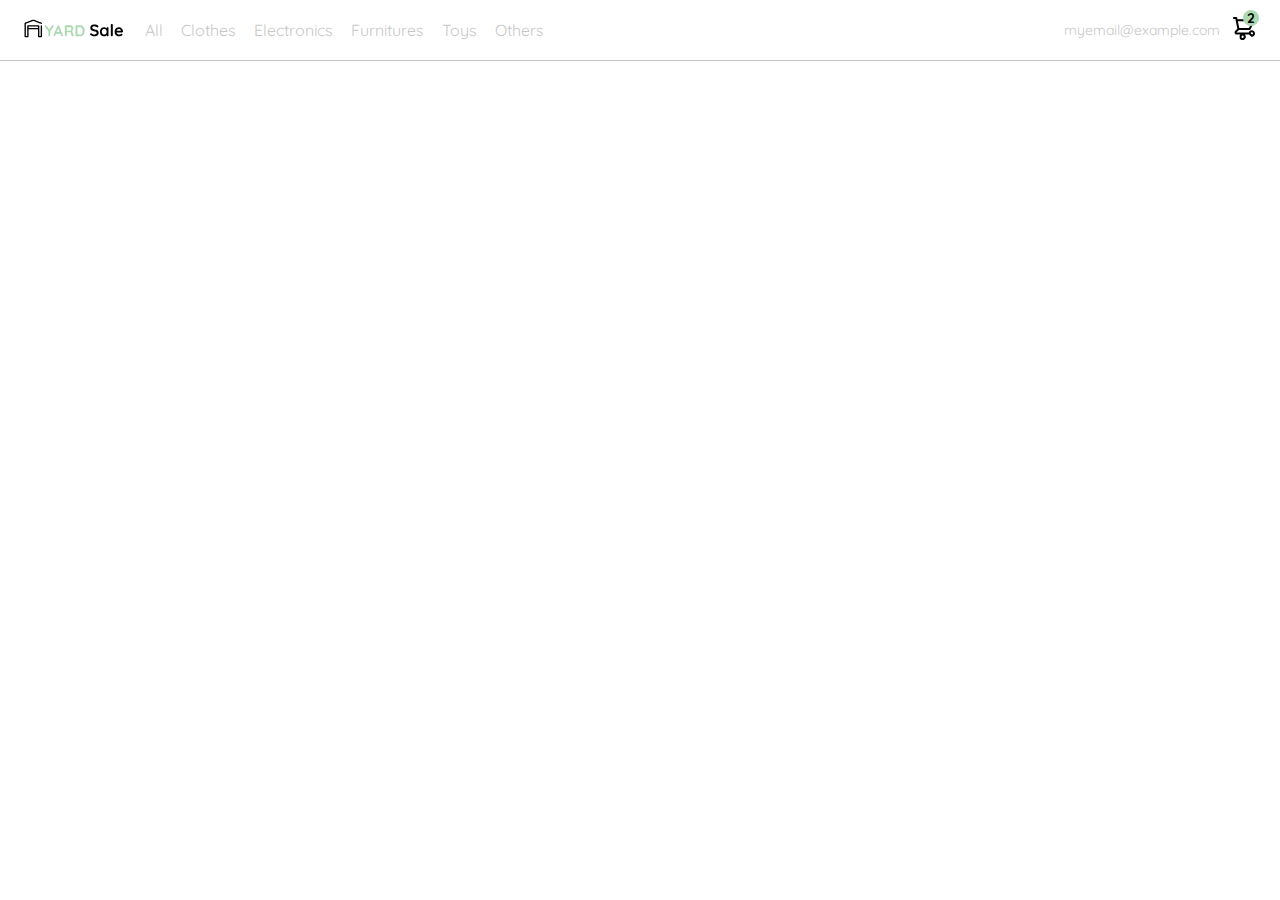
<file: index.html>
<!DOCTYPE html>
<html lang="en">
  <head>
    <meta charset="UTF-8" />
    <meta http-equiv="X-UA-Compatible" content="IE=edge" />
    <meta name="viewport" content="width=device-width, initial-scale=1.0" />
    <link rel="preconnect" href="https://fonts.googleapis.com" />
    <link rel="preconnect" href="https://fonts.gstatic.com" crossorigin />
    <link
      href="https://fonts.googleapis.com/css2?family=Quicksand:wght@300;500;700&family=Roboto:wght@900&display=swap"
      rel="stylesheet"
    />
    <link rel="stylesheet" href="lib/styles.css">
    <title>Mi Tienda Online</title>
  </head>
  <body>
    <nav>
      <img src="./icons/icon_menu.svg" alt="" class="menu" />

      <div class="navbar-left">
        <img src="./logos/logo_yard_sale.svg" alt="" class="logo" />
        <ul>
          <li>
            <a href="">All</a>
          </li>
          <li>
            <a href="">Clothes</a>
          </li>
          <li>
            <a href="">Electronics</a>
          </li>
          <li>
            <a href="">Furnitures</a>
          </li>
          <li>
            <a href="">Toys</a>
          </li>
          <li>
            <a href="">Others</a>
          </li>
        </ul>
      </div>
      <div class="navbar-right">
        <ul>
          <li class="navbar-email">myemail@example.com</li>
          <li class="navbar-shopping-cart">
            <img src="./icons/icon_shopping_cart.svg" alt="shopping cart" />
            <div>2</div>
          </li>
        </ul>
      </div>

      <div class="desktop-menu inactive">
        <ul>
          <li>
            <a href="/" class="title">My orders</a>
          </li>
  
          <li>
            <a href="/">My account</a>
          </li>
  
          <li>
            <a href="/">Sing out</a>
          </li>
        </ul>
      </div>
    </nav>
  </body>
</html>
</file>
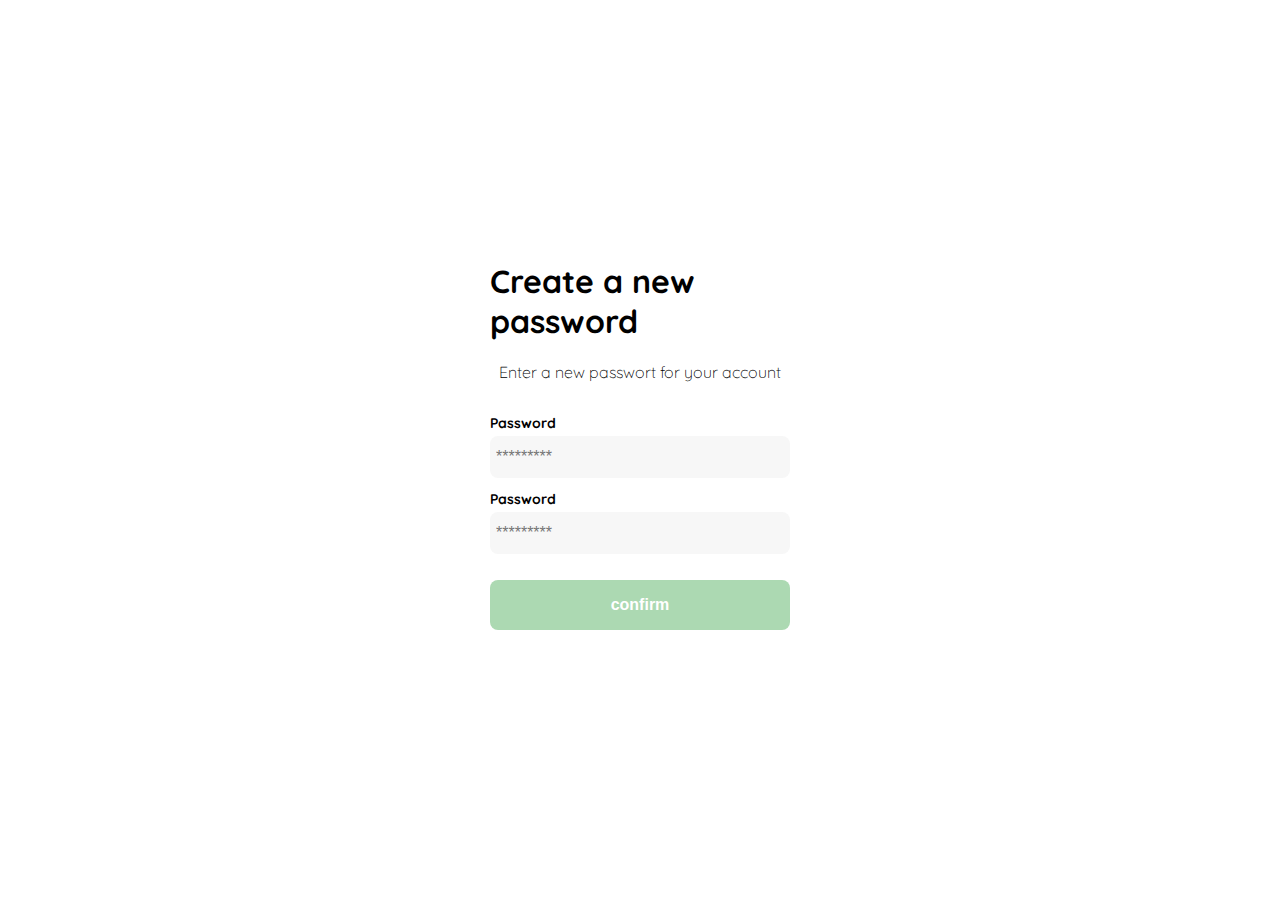
<file: clase1.html>
<!DOCTYPE html>
<html lang="en">
  <head>
    <meta charset="UTF-8" />
    <meta http-equiv="X-UA-Compatible" content="IE=edge" />
    <meta name="viewport" content="width=device-width, initial-scale=1.0" />
    <link rel="preconnect" href="https://fonts.googleapis.com" />
    <link rel="preconnect" href="https://fonts.gstatic.com" crossorigin />
    <link
      href="https://fonts.googleapis.com/css2?family=Quicksand:wght@300;500;700&family=Roboto:wght@900&display=swap"
      rel="stylesheet"
    />
    <title>Document</title>
    <style>
        :root {
        --white: #ffffff;
        --black: #000000;
        --dark: #232830;
        --very-light-pink: #c7c7c7;
        --tex-input-field: #f7f7f7;
        --hospital-green: #acd9b2;
        --sm: 14px;
        --md: 16px;
        --lg:18px;
      }
        body {
            margin: 0;
            font-family: "Quicksand", sans-serif;
        }
        .login {
            width: 100%;
            height: 100vh;
            display: grid;
            place-items: center;
        }
        .form-container {
            display: grid;
            grid-template-rows: auto 1fr auto;
            width: 300px;
        }
        .logo {
            width: 150px;
            margin-bottom: 48px;
            justify-self: center;
            display: none;
        }
        .title {
            font-size: var(--lg);
            margin-bottom: 12px;
            text-align: center;
        }
        .subtitle {
            caret-color: var(--very-light-pink);
            font-size: var(--md);
            font-weight: 300;
            margin-top: 0;
            margin-bottom: 32px;
            text-align: center;
        }
        .form {
            display: flex;
            flex-direction: column;
        }
        .label {
            font-size: var(--sm);
            font-weight: bold;
            margin-bottom: 4px;
        }
        .input {
            background-color: var(--tex-input-field);
            border: none;
            border-radius: 8px;
            height: 30px;
            font-size: var(--md);
            padding: 6px;
            margin-bottom: 12px;
        }
        .primary-button {
            background-color: var(--hospital-green);
            border-radius: 8px;
            border: none;
            color: var(--white);
            width: 100%;
            cursor: pointer;
            font-size: var(--md);
            font-weight: bold;
            height: 50px;
        }
        .login-button {
            margin-top: 14px;
            margin-bottom: 30px;
        }
        @media (max-width: 640px) {
            .logo {
                display: block;
            }
        }
    </style>
  </head>
  <body>
    <div class="login">
      <div class="form-container">
        <img src="./logos/favicon_yard_sale.svg" alt="logo" class="logo" />

        <h1 class="tittle">Create a new password</h1>
        <p class="subtitle">Enter a new passwort for your account</p>

        <form action="" class="form">
          <label for="password" class="label">Password</label>
          <input
            type="password"
            id="password"
            placeholder="*********"
            class="input input-password"
          />

          <label for="new-password" class="label">Password</label>
          <input
            type="password"
            id="new-password"
            placeholder="*********"
            class="input input-password"
          />

          <input
            type="submit"
            value="confirm"
            class="primary-button login-button"
          />
        </form>
      </div>
    </div>
  </body>
</html>
</file>
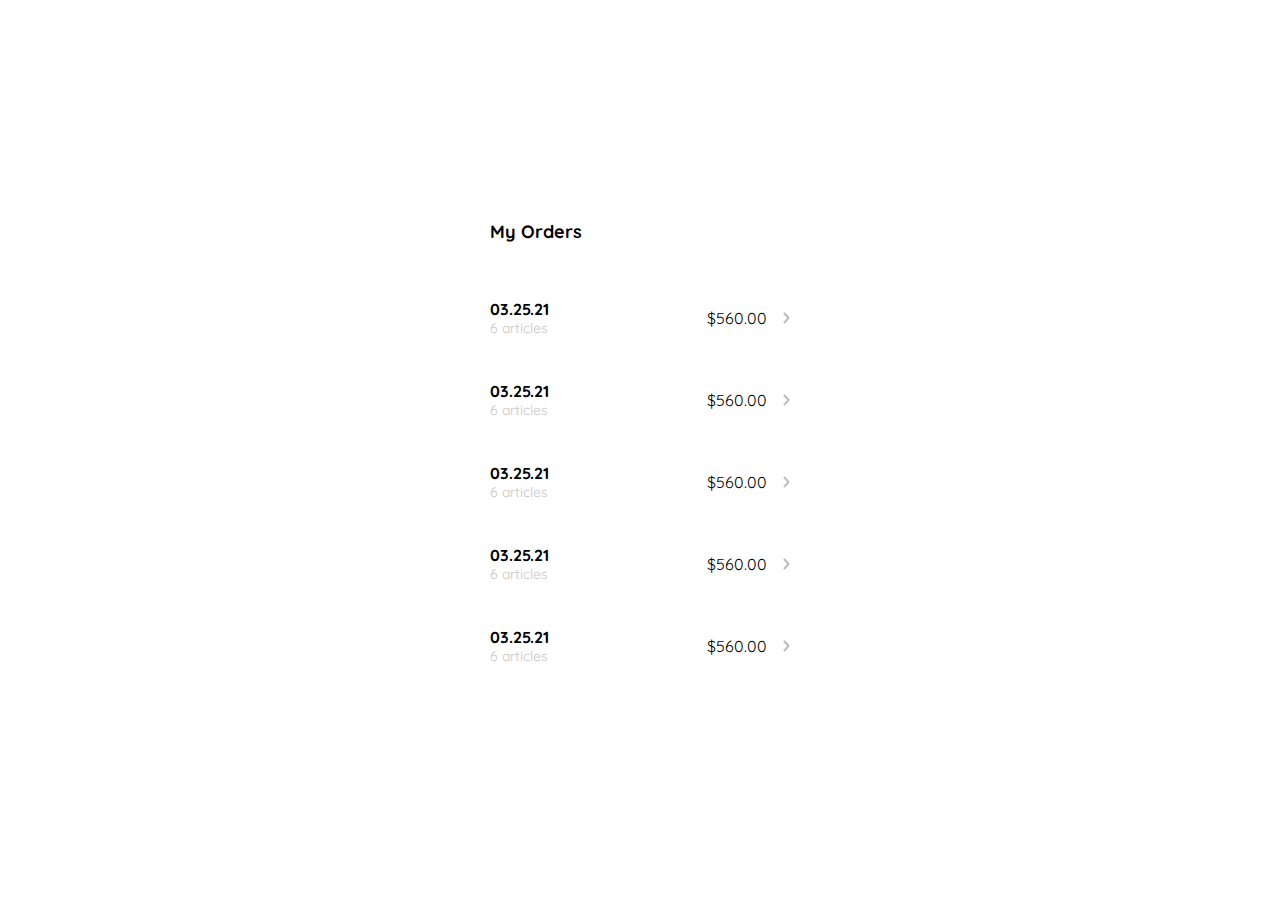
<file: clase10.html>
<!DOCTYPE html>
<html lang="en">
  <head>
    <meta charset="UTF-8" />
    <meta http-equiv="X-UA-Compatible" content="IE=edge" />
    <meta name="viewport" content="width=device-width, initial-scale=1.0" />
    <link rel="preconnect" href="https://fonts.googleapis.com" />
    <link rel="preconnect" href="https://fonts.gstatic.com" crossorigin />
    <link
      href="https://fonts.googleapis.com/css2?family=Quicksand:wght@300;500;700&family=Roboto:wght@900&display=swap"
      rel="stylesheet"
    />
    <title>Document</title>
    <style>
      :root {
        --white: #ffffff;
        --black: #000000;
        --dark: #232830;
        --very-light-pink: #c7c7c7;
        --tex-input-field: #f7f7f7;
        --hospital-green: #acd9b2;
        --sm: 14px;
        --md: 16px;
        --lg: 18px;
      }
      body {
        margin: 0;
        font-family: "Quicksand", sans-serif;
      }
      .my-order {
        width: 100%;
        height: 100vh;
        display: grid;
        place-items: center;
      }
      .title {
        font-size: var(--lg);
        margin-bottom: 40px;
      }
      .my-order-container {
        display: grid;
        grid-template-rows: auto 1fr auto;
        width: 300px;
      }
      .my-order.my-order-content {
        display: flex;
        flex-direction: column;
      }
      .order {
        display: grid;
        grid-template-columns:  auto 1fr auto;
        gap: 16px;
        align-items: center;
        margin-bottom: 12px;
      }
      .order p:nth-child(1) {
        display: flex;
        flex-direction: column;
      }
      .order p:nth-child(2) {
        text-align: end;
        font-weight: 700px;
        border-radius: 20px;
        object-fit: cover;
      }
      .order p span:nth-child(1) {
        font-size: var(--md);
        font-weight: bold;
      }
      .order p span:nth-child(2) {
        font-size: var(--sm);
        color: var(--very-light-pink);
      }

    </style>
  </head>
  <body>
    <div class="my-order">
      <div class="my-order-container">
        <h1 class="title">My Orders</h1>
        <div class="my-order-content">
          <div class="order">
            <p>
              <span>03.25.21</span>
              <span>6 articles</span>
            </p>
            <p>$560.00</p>
            <img src="./icons/flechita.svg" alt="arrow">
          </div>
          <div class="order">
            <p>
              <span>03.25.21</span>
              <span>6 articles</span>
            </p>
            <p>$560.00</p>
            <img src="./icons/flechita.svg" alt="arrow">
          </div>
          <div class="order">
            <p>
              <span>03.25.21</span>
              <span>6 articles</span>
            </p>
            <p>$560.00</p>
            <img src="./icons/flechita.svg" alt="arrow">
          </div>
          <div class="order">
            <p>
              <span>03.25.21</span>
              <span>6 articles</span>
            </p>
            <p>$560.00</p>
            <img src="./icons/flechita.svg" alt="arrow">
          </div>
          <div class="order">
            <p>
              <span>03.25.21</span>
              <span>6 articles</span>
            </p>
            <p>$560.00</p>
            <img src="./icons/flechita.svg" alt="arrow">
          </div>
        </div>
      </div>

    </div>
    <!--NOTA IMPORTANTE > Forma rapida de crear elementos >> div.my-order>div.my-order-container>div.my-order-content>div>p>span-->
  </body>
</html>
</file>
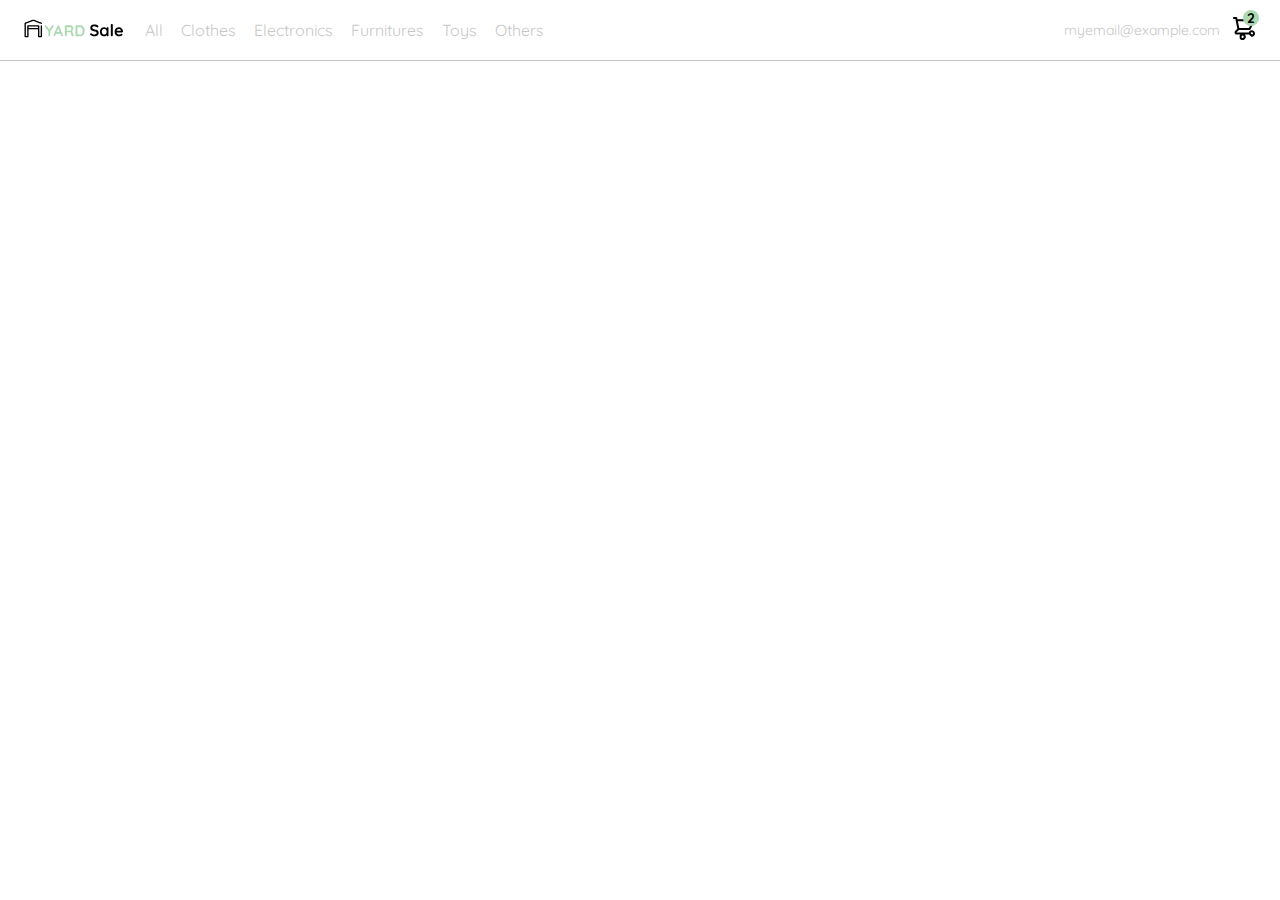
<file: clase11.html>
<!DOCTYPE html>
<html lang="en">
  <head>
    <meta charset="UTF-8" />
    <meta http-equiv="X-UA-Compatible" content="IE=edge" />
    <meta name="viewport" content="width=device-width, initial-scale=1.0" />
    <link rel="preconnect" href="https://fonts.googleapis.com" />
    <link rel="preconnect" href="https://fonts.gstatic.com" crossorigin />
    <link
      href="https://fonts.googleapis.com/css2?family=Quicksand:wght@300;500;700&family=Roboto:wght@900&display=swap"
      rel="stylesheet"
    />
    <title>Document</title>
    <style>
      :root {
        --white: #ffffff;
        --black: #000000;
        --dark: #232830;
        --very-light-pink: #c7c7c7;
        --tex-input-field: #f7f7f7;
        --hospital-green: #acd9b2;
        --sm: 14px;
        --md: 16px;
        --lg: 18px;
      }
      body {
        margin: 0;
        font-family: "Quicksand", sans-serif;
      }
      nav {
        display: flex;
        justify-content: space-between;
        padding: 0 24px;
        border-bottom: 1px solid var(--very-light-pink);
      }
      .menu {
        display: none;
      }
      .logo {
        width: 100px;
      }
      .navbar-left ul,
      .navbar-right ul {
        list-style: none;
        padding: 0;
        margin: 0;
        display: flex;
        align-items: center;
        height: 60px;
      }
      .navbar-left {
        display: flex;
      }
      .navbar-left ul {
        margin-left: 12px;
      }
      .navbar-left ul li a,
      .navbar-right ul li a {
        text-decoration: none;
        color: var(--very-light-pink);
        border: 1px solid var(--white);
        padding: 8px;
        border-radius: 8px;
      }
      .navbar-left ul li a:hover,
      .navbar-right ul li a:hover {
        border: 1px solid var(--hospital-green);
        color: var(--hospital-green);
      }
      .navbar-email {
        color: var(--very-light-pink);
        font-size: var(--sm);
        margin-right: 12px;
      }
      .navbar-shopping-cart {
        position: relative;
      }
      .navbar-shopping-cart div {
        width: 16px;
        height: 16px;
        background-color: var(--hospital-green);
        border-radius: 50%;
        font-size: var(--sm);
        font-weight: bold;
        position: absolute;
        top: -6px;
        right: -3px;
        display: flex;
        justify-content: center;
        align-items: center;
      }
      @media (max-width: 640px) {
        .menu {
            display: block;
        }
        .navbar-left ul {
            display: none;
        }
        .navbar-email {
            display: none;
        }
      }
    </style>
  </head>
  <body>
    <nav>
      <img src="./icons/icon_menu.svg" alt="" class="menu" />
      <div class="navbar-left">
        <img src="./logos/logo_yard_sale.svg" alt="" class="logo" />
        <ul>
          <li>
            <a href="">All</a>
          </li>
          <li>
            <a href="">Clothes</a>
          </li>
          <li>
            <a href="">Electronics</a>
          </li>
          <li>
            <a href="">Furnitures</a>
          </li>
          <li>
            <a href="">Toys</a>
          </li>
          <li>
            <a href="">Others</a>
          </li>
        </ul>
      </div>
      <div class="navbar-right">
        <ul>
          <li class="navbar-email">myemail@example.com</li>
          <li class="navbar-shopping-cart">
            <img src="./icons/icon_shopping_cart.svg" alt="shopping cart" />
            <div>2</div>
          </li>
        </ul>
      </div>
    </nav>
  </body>
</html>
</file>
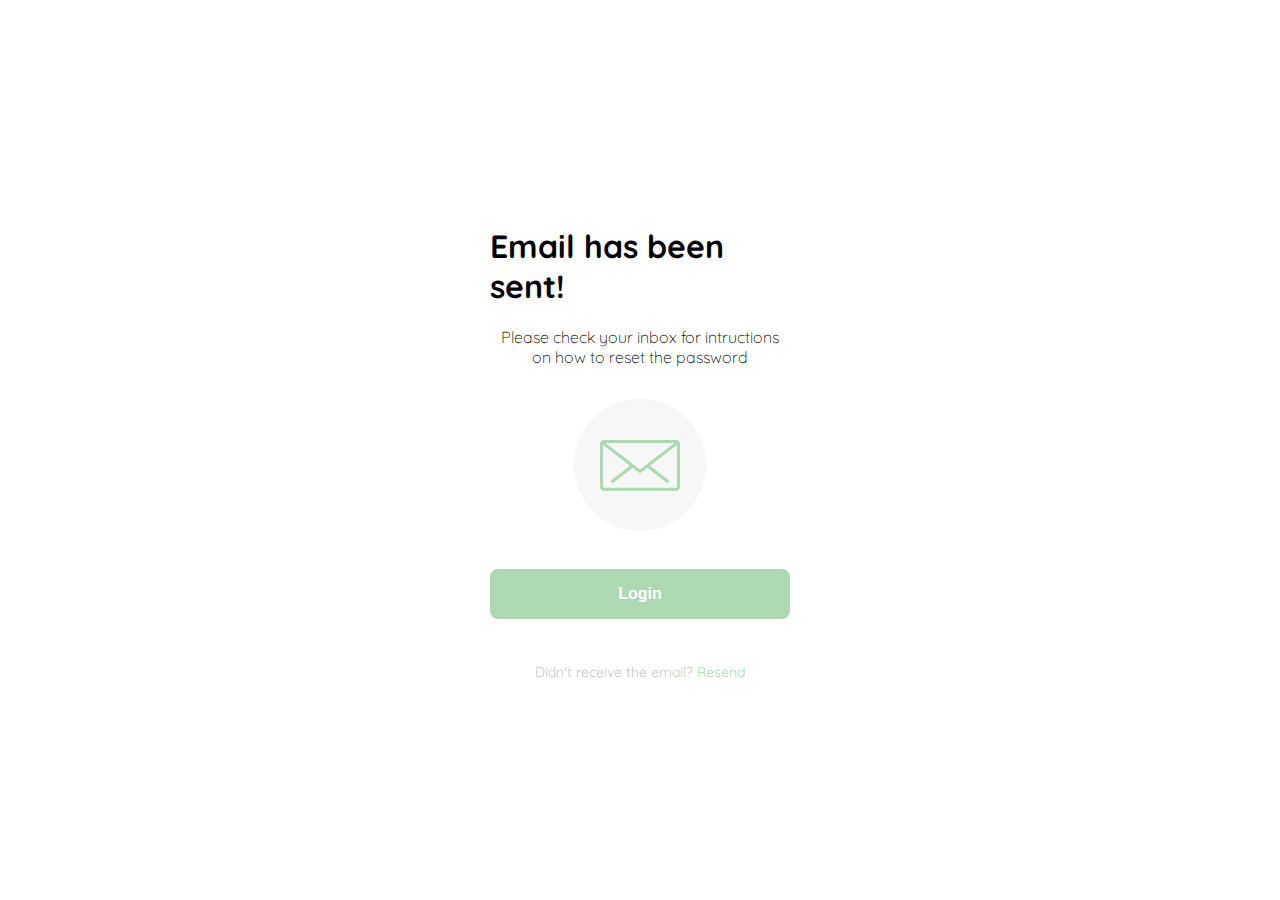
<file: clase2.html>
<!DOCTYPE html>
<html lang="en">
  <head>
    <meta charset="UTF-8" />
    <meta http-equiv="X-UA-Compatible" content="IE=edge" />
    <meta name="viewport" content="width=device-width, initial-scale=1.0" />
    <link rel="preconnect" href="https://fonts.googleapis.com" />
    <link rel="preconnect" href="https://fonts.gstatic.com" crossorigin />
    <link
      href="https://fonts.googleapis.com/css2?family=Quicksand:wght@300;500;700&family=Roboto:wght@900&display=swap"
      rel="stylesheet"
    />
    <title>Document</title>
    <style>
        :root {
        --white: #ffffff;
        --black: #000000;
        --dark: #232830;
        --very-light-pink: #c7c7c7;
        --tex-input-field: #f7f7f7;
        --hospital-green: #acd9b2;
        --sm: 14px;
        --md: 16px;
        --lg:18px;
      }
        body {
            margin: 0;
            font-family: "Quicksand", sans-serif;
        }
        .login {
            width: 100%;
            height: 100vh;
            display: grid;
            place-items: center;
        }
        .form-container {
            display: grid;
            grid-template-rows: auto 1fr auto;
            width: 300px;
            justify-items: center;
        }
        .logo {
            width: 150px;
            margin-bottom: 48px;
            justify-self: center;
            display: none;
        }
        .title {
            font-size: var(--lg);
            margin-bottom: 12px;
            text-align: center;
        }
        .subtitle {
            caret-color: var(--very-light-pink);
            font-size: var(--md);
            font-weight: 300;
            margin-top: 0;
            margin-bottom: 32px;
            text-align: center;
        }
        .email-image {
            width: 132px;
            height: 132px;
            border-radius: 50%;
            background-color: var(--tex-input-field);
            display: flex;
            justify-content: center;
            align-items: center;
            margin-bottom: 24px;
        }
        .email-image img {
            width: 80px;
        }
        .resend {
            font-size: var(--sm);
        }
        .resend span {
            color: var(--very-light-pink);
        }
        .resend a {
            color: var(--hospital-green);
            text-decoration: none;
        }
        .primary-button {
            background-color: var(--hospital-green);
            border-radius: 8px;
            border: none;
            color: var(--white);
            width: 100%;
            cursor: pointer;
            font-size: var(--md);
            font-weight: bold;
            height: 50px;
        }
        .login-button {
            margin-top: 14px;
            margin-bottom: 30px;
        }
        @media (max-width: 640px) {
            .logo {
                display: block;
            }
        }
    </style>
  </head>
  <body>
    <div class="login">
      <div class="form-container">
        <img src="./logos/favicon_yard_sale.svg" alt="logo" class="logo" />

        <h1 class="tittle">Email has been sent!</h1>
        <p class="subtitle">Please check your inbox for intructions on how to reset the password</p>
        <div class="email-image">
            <img src="./icons/email.svg" alt="email">
        </div>
        <button class="primary-button login-button">Login</button>
        <p class="resend">
            <span>Didn't receive the email?</span>
            <a href="/">Resend</a>
        </p>
      </div>
    </div>
  </body>
</html>
</file>
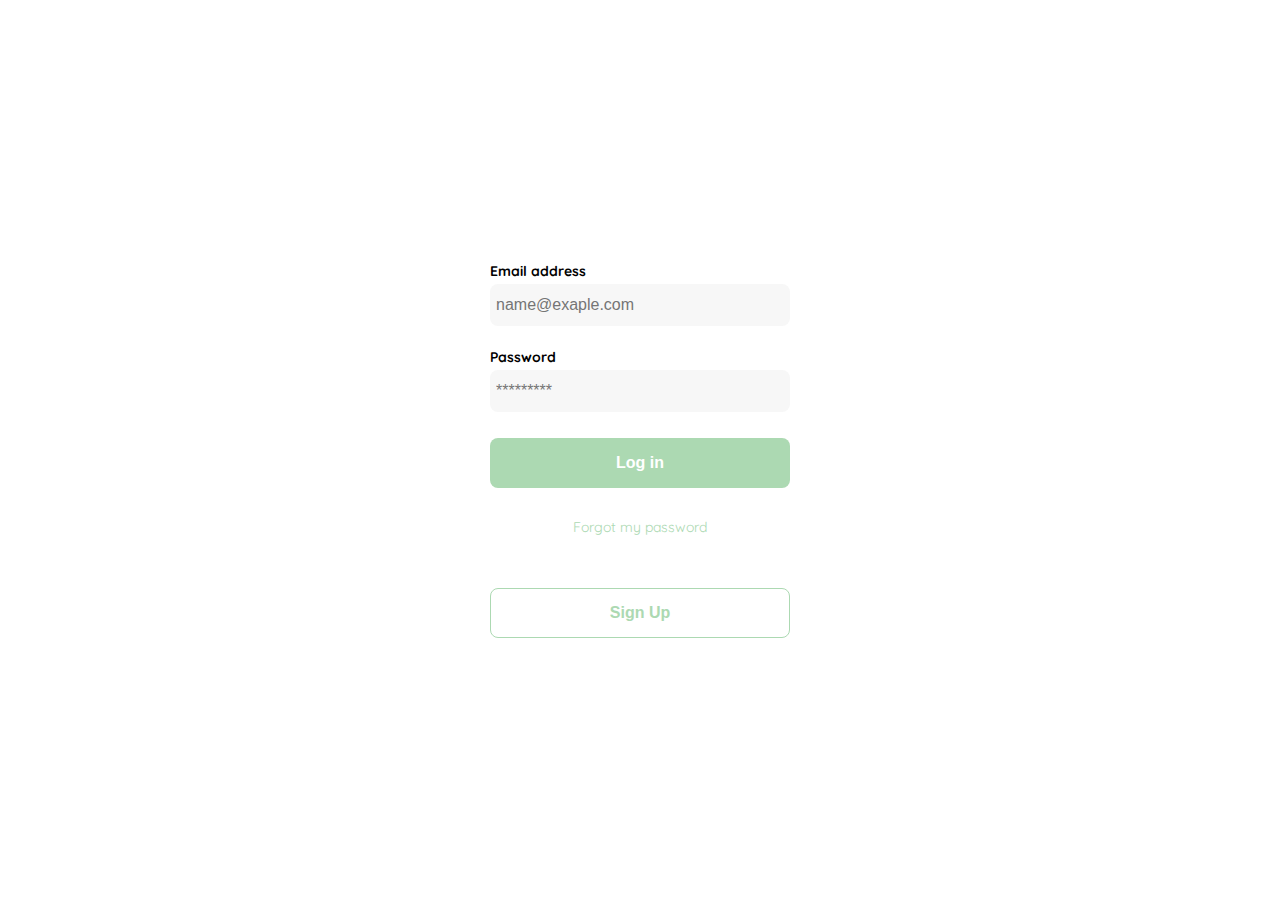
<file: clase3.html>
<!DOCTYPE html>
<html lang="en">
  <head>
    <meta charset="UTF-8" />
    <meta http-equiv="X-UA-Compatible" content="IE=edge" />
    <meta name="viewport" content="width=device-width, initial-scale=1.0" />
    <link rel="preconnect" href="https://fonts.googleapis.com" />
    <link rel="preconnect" href="https://fonts.gstatic.com" crossorigin />
    <link
      href="https://fonts.googleapis.com/css2?family=Quicksand:wght@300;500;700&family=Roboto:wght@900&display=swap"
      rel="stylesheet"
    />
    <title>Document</title>
    <style>
      :root {
        --white: #ffffff;
        --black: #000000;
        --dark: #232830;
        --very-light-pink: #c7c7c7;
        --tex-input-field: #f7f7f7;
        --hospital-green: #acd9b2;
        --sm: 14px;
        --md: 16px;
        --lg: 18px;
      }
      body {
        margin: 0;
        font-family: "Quicksand", sans-serif;
      }
      .login {
        width: 100%;
        height: 100vh;
        display: grid;
        place-items: center;
      }
      .form-container {
        display: grid;
        grid-template-rows: auto 1fr auto;
        width: 300px;
      }
      .logo {
        width: 150px;
        margin-bottom: 48px;
        justify-self: center;
        display: none;
      }
      .form {
        display: flex;
        flex-direction: column;
      }
      .form a {
        color: var(--hospital-green);
        font-size: var(--sm);
        text-align: center;
        text-decoration: none;
        margin-bottom: 52px;
      }
      .label {
        font-size: var(--sm);
        font-weight: bold;
        margin-bottom: 4px;
      }
      .input {
        background-color: var(--tex-input-field);
        border: none;
        border-radius: 8px;
        height: 30px;
        font-size: var(--md);
        padding: 6px;
        margin-bottom: 12px;
      }
      .input-email {
        margin-bottom: 22px;
      }
      .primary-button {
        background-color: var(--hospital-green);
        border-radius: 8px;
        border: none;
        color: var(--white);
        width: 100%;
        cursor: pointer;
        font-size: var(--md);
        font-weight: bold;
        height: 50px;
      }
      .secondary-button {
        background-color: var(--white);
        border-radius: 8px;
        border: 1px solid var(--hospital-green);
        color: var(--hospital-green);
        width: 100%;
        cursor: pointer;
        font-size: var(--md);
        font-weight: bold;
        height: 50px;
      }
      .login-button {
        margin-top: 14px;
        margin-bottom: 30px;
      }
      @media (max-width: 640px) {
        .logo {
          display: block;
        }
        .secondary-button {
            width: 300px;
            position: absolute;
            bottom: 0;
            margin-bottom: 24px;
        }
      }
    </style>
  </head>
  <body>
    <div class="login">
      <div class="form-container">
        <img src="./logos/logo_yard_sale.svg" alt="logo" class="logo" />

        <form action="" class="form">
          <label for="email" class="label">Email address</label>
          <input
            type="text"
            id="email"
            placeholder="name@exaple.com"
            class="input input-email"
          />

          <label for="password" class="label">Password</label>
          <input
            type="password"
            id="new-password"
            placeholder="*********"
            class="input input-password"
          />

          <input
            type="submit"
            value="Log in"
            class="primary-button login-button"
          />
          <a href="/">Forgot my password</a>
        </form>
        <button class="secondary-button Signup-button">Sign Up</button>
      </div>
    </div>
  </body>
</html>
</file>
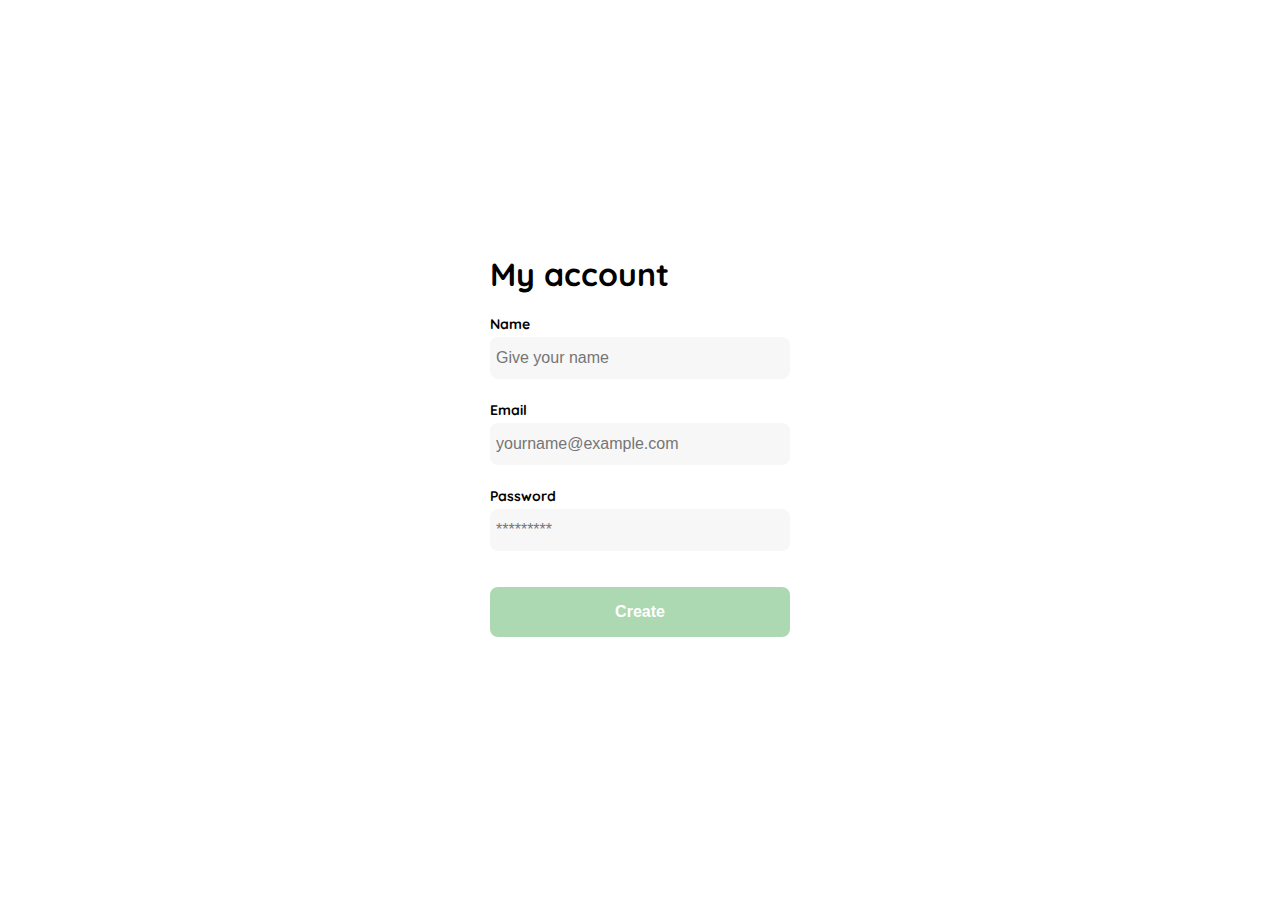
<file: clase4.html>
<!DOCTYPE html>
<html lang="en">
  <head>
    <meta charset="UTF-8" />
    <meta http-equiv="X-UA-Compatible" content="IE=edge" />
    <meta name="viewport" content="width=device-width, initial-scale=1.0" />
    <link rel="preconnect" href="https://fonts.googleapis.com" />
    <link rel="preconnect" href="https://fonts.gstatic.com" crossorigin />
    <link
      href="https://fonts.googleapis.com/css2?family=Quicksand:wght@300;500;700&family=Roboto:wght@900&display=swap"
      rel="stylesheet"
    />
    <title>Document</title>
    <style>
      :root {
        --white: #ffffff;
        --black: #000000;
        --dark: #232830;
        --very-light-pink: #c7c7c7;
        --tex-input-field: #f7f7f7;
        --hospital-green: #acd9b2;
        --sm: 14px;
        --md: 16px;
        --lg: 18px;
      }
      body {
        margin: 0;
        font-family: "Quicksand", sans-serif;
      }
      .login {
        width: 100%;
        height: 100vh;
        display: grid;
        place-items: center;
      }
      .form-container {
        display: grid;
        grid-template-rows: auto 1fr auto;
        width: 300px;
      }
      .logo {
        width: 150px;
        margin-bottom: 48px;
        justify-self: center;
        display: none;
      }
      .title {
        font-size: var(--lg);
        margin-bottom: 36px;
        text-align: start;
      }
      .form {
        display: flex;
        flex-direction: column;
      }
      .form div {
        display: flex;
        flex-direction: column;
      }
      .label {
        font-size: var(--sm);
        font-weight: bold;
        margin-bottom: 4px;
      }
      .input {
        background-color: var(--tex-input-field);
        border: none;
        border-radius: 8px;
        height: 30px;
        font-size: var(--md);
        padding: 6px;
        margin-bottom: 12px;
      }
      .input-name,
      .input-email,
      .input-password {
        margin-bottom: 22px;
      }
      .primary-button {
        background-color: var(--hospital-green);
        border-radius: 8px;
        border: none;
        color: var(--white);
        width: 100%;
        cursor: pointer;
        font-size: var(--md);
        font-weight: bold;
        height: 50px;
      }
      .login-button {
        margin-top: 14px;
        margin-bottom: 30px;
      }
      @media (max-width: 640px) {
        .form-container {
            height: 100%;
        }
        .form {
            height: 100%;
            justify-content: space-between;
        }

      }
    </style>
  </head>
  <body>
    <div class="login">
      <div class="form-container">
        <h1 class="tittle">My account</h1>

        <form action="" class="form">
          <div>
            <label for="name" class="label">Name</label>
            <input
              type="text"
              id="name"
              placeholder="Give your name"
              class="input input-name"
            />

            <label for="email" class="label">Email</label>
            <input
              type="text"
              id="email"
              placeholder="yourname@example.com"
              class="input input-email"
            />

            <label for="password" class="label">Password</label>
            <input
              type="password"
              id="password"
              placeholder="*********"
              class="input input-password"
            />
          </div>

          <input
            type="submit"
            value="Create"
            class="primary-button login-button"
          />
        </form>
      </div>
    </div>
  </body>
</html>
</file>
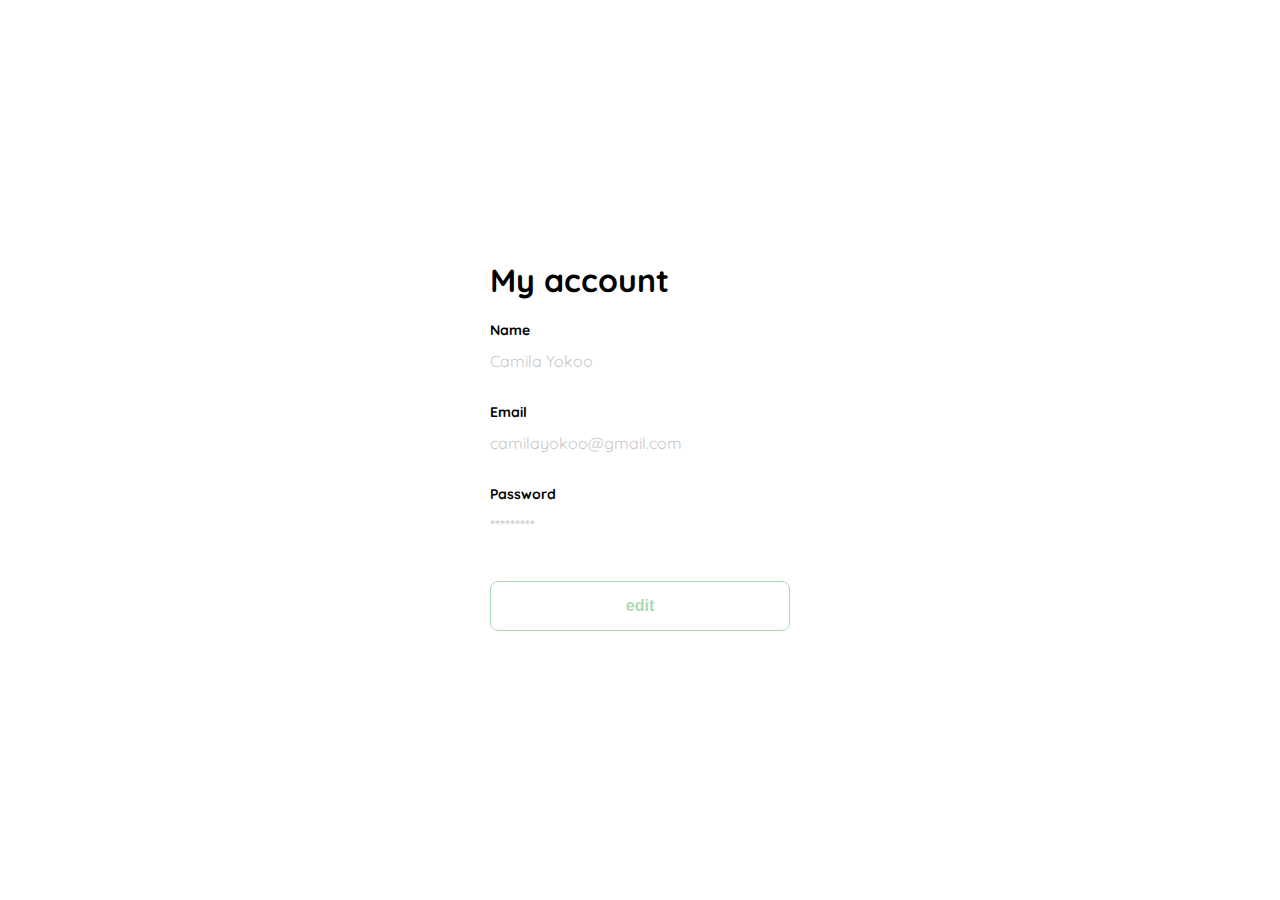
<file: clase5.html>
<!DOCTYPE html>
<html lang="en">
  <head>
    <meta charset="UTF-8" />
    <meta http-equiv="X-UA-Compatible" content="IE=edge" />
    <meta name="viewport" content="width=device-width, initial-scale=1.0" />
    <link rel="preconnect" href="https://fonts.googleapis.com" />
    <link rel="preconnect" href="https://fonts.gstatic.com" crossorigin />
    <link
      href="https://fonts.googleapis.com/css2?family=Quicksand:wght@300;500;700&family=Roboto:wght@900&display=swap"
      rel="stylesheet"
    />
    <title>Document</title>
    <style>
      :root {
        --white: #ffffff;
        --black: #000000;
        --dark: #232830;
        --very-light-pink: #c7c7c7;
        --tex-input-field: #f7f7f7;
        --hospital-green: #acd9b2;
        --sm: 14px;
        --md: 16px;
        --lg: 18px;
      }
      body {
        margin: 0;
        font-family: "Quicksand", sans-serif;
      }
      .login {
        width: 100%;
        height: 100vh;
        display: grid;
        place-items: center;
      }
      .form-container {
        display: grid;
        grid-template-rows: auto 1fr auto;
        width: 300px;
      }
      .logo {
        width: 150px;
        margin-bottom: 48px;
        justify-self: center;
        display: none;
      }
      .title {
        font-size: var(--lg);
        margin-bottom: 36px;
        text-align: start;
      }
      .form {
        display: flex;
        flex-direction: column;
      }
      .form div {
        display: flex;
        flex-direction: column;
      }
      .label {
        font-size: var(--sm);
        font-weight: bold;
        margin-bottom: 4px;
      }
      .input {
        background-color: var(--tex-input-field);
        border: none;
        border-radius: 8px;
        height: 30px;
        font-size: var(--md);
        padding: 6px;
        margin-bottom: 12px;
      }
      .value {
        color: var(--very-light-pink);
        font-size: var(--md);
        margin: 8px 0 32px 0;
      }
      .secondary-button {
        background-color: var(--white);
        border-radius: 8px;
        border: 1px solid var(--hospital-green);
        color: var(--hospital-green);
        width: 100%;
        cursor: pointer;
        font-size: var(--md);
        font-weight: bold;
        height: 50px;
      }
      .login-button {
        margin-top: 14px;
        margin-bottom: 30px;
      }
      @media (max-width: 640px) {
        .form-container {
            height: 100%;
        }
        .form {
            height: 100%;
            justify-content: space-between;
        }

      }
    </style>
  </head>
  <body>
    <div class="login">
      <div class="form-container">
        <h1 class="tittle">My account</h1>

        <form action="" class="form">
          <div>
            <label for="name" class="label">Name</label>
            <p class="value">Camila Yokoo</p>

            <label for="email" class="label">Email</label>
            <p class="value">camilayokoo@gmail.com</p>


            <label for="password" class="label">Password</label>
            <p class="value">*********</p>

          </div>

          <input
            type="submit"
            value="edit"
            class="secondary-button login-button"
          />
        </form>
      </div>
    </div>
  </body>
</html>
</file>
<file: lib/styles.css>
:root {
    --white: #ffffff;
    --black: #000000;
    --dark: #232830;
    --very-light-pink: #c7c7c7;
    --tex-input-field: #f7f7f7;
    --hospital-green: #acd9b2;
    --sm: 14px;
    --md: 16px;
    --lg: 18px;
  }
  body {
    margin: 0;
    font-family: "Quicksand", sans-serif;
  }

  .inactive {
    display: none;
  }

  nav {
    display: flex;
    justify-content: space-between;
    padding: 0 24px;
    border-bottom: 1px solid var(--very-light-pink);
  }
  .menu {
    display: none;
  }
  .logo {
    width: 100px;
  }
  .navbar-left ul,
  .navbar-right ul {
    list-style: none;
    padding: 0;
    margin: 0;
    display: flex;
    align-items: center;
    height: 60px;
  }
  .navbar-left {
    display: flex;
  }
  .navbar-left ul {
    margin-left: 12px;
  }
  .navbar-left ul li a,
  .navbar-right ul li a {
    text-decoration: none;
    color: var(--very-light-pink);
    border: 1px solid var(--white);
    padding: 8px;
    border-radius: 8px;
  }
  .navbar-left ul li a:hover,
  .navbar-right ul li a:hover {
    border: 1px solid var(--hospital-green);
    color: var(--hospital-green);
  }
  .navbar-email {
    color: var(--very-light-pink);
    font-size: var(--sm);
    margin-right: 12px;
  }
  .navbar-shopping-cart {
    position: relative;
  }
  .navbar-shopping-cart div {
    width: 16px;
    height: 16px;
    background-color: var(--hospital-green);
    border-radius: 50%;
    font-size: var(--sm);
    font-weight: bold;
    position: absolute;
    top: -6px;
    right: -3px;
    display: flex;
    justify-content: center;
    align-items: center;
  }

  .desktop-menu {
    position: absolute;
    top: 60px;
    right: 60px;
    width: 100px;
    height: auto;
    border: 1px solid var(--very-light-pink);
    border-radius: 6px;
    padding: 20px 20px 0 20px;
  }
  .desktop-menu ul {
    list-style: none;
    padding: 0;
    margin: 0;
  }
  .desktop-menu ul li {
    text-align: end;
  }
  .desktop-menu ul li:nth-child(1)
  .desktop-menu ul li:nth-child(2) {
    font-weight: bold;
  }
  .desktop-menu ul li:last-child {
    padding-top: 20px;
    border-top: 1px solid var(--very-light-pink);
  }
  .desktop-menu ul li:last-child a{
    color: var(--hospital-green);
    font-size: var(--sm);
  }
  .desktop-menu ul li a{
    color: var(--black);
    text-decoration: none;
    margin-bottom: 20px;
    display: inline-block;
  }

  @media (max-width: 640px) {
    .menu {
        display: block;
    }
    .navbar-left ul {
        display: none;
    }
    .navbar-email {
        display: none;
    }
  }
</file>
